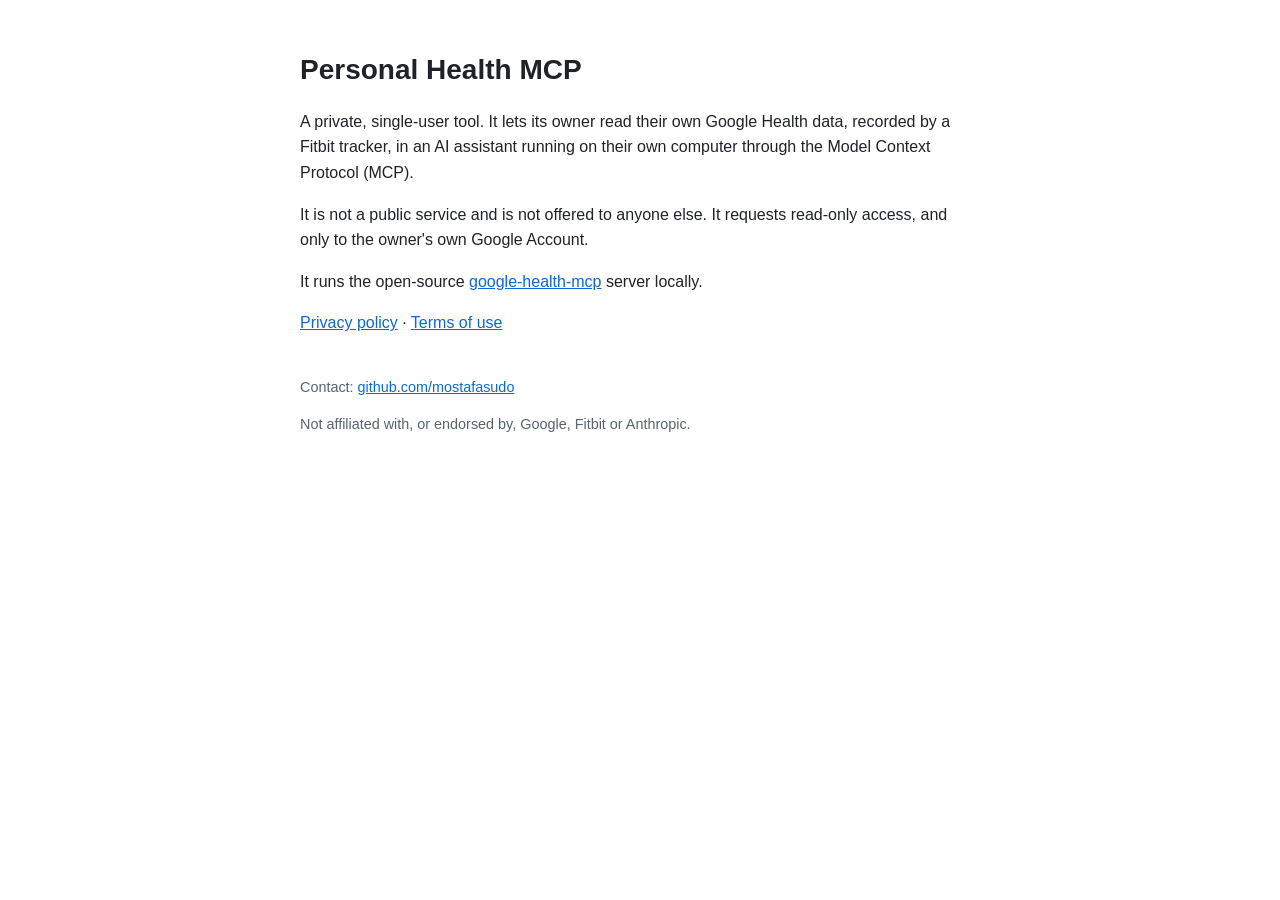
<file: index.html>
<!doctype html>
<html lang="en">
<head>
  <meta charset="utf-8">
  <meta name="viewport" content="width=device-width, initial-scale=1">
  <title>Personal Health MCP</title>
  <link rel="stylesheet" href="style.css">
</head>
<body>
  <main>
    <h1>Personal Health MCP</h1>
    <p>A private, single-user tool. It lets its owner read their own Google Health data, recorded by a Fitbit tracker, in an AI assistant running on their own computer through the Model Context Protocol (MCP).</p>
    <p>It is not a public service and is not offered to anyone else. It requests read-only access, and only to the owner's own Google Account.</p>
    <p>It runs the open-source <a href="https://github.com/davidmosiah/google-health-mcp">google-health-mcp</a> server locally.</p>
    <nav><a href="privacy.html">Privacy policy</a> · <a href="terms.html">Terms of use</a></nav>
    <footer>
      <p>Contact: <a href="https://github.com/mostafasudo">github.com/mostafasudo</a></p>
      <p>Not affiliated with, or endorsed by, Google, Fitbit or Anthropic.</p>
    </footer>
  </main>
</body>
</html>
</file>
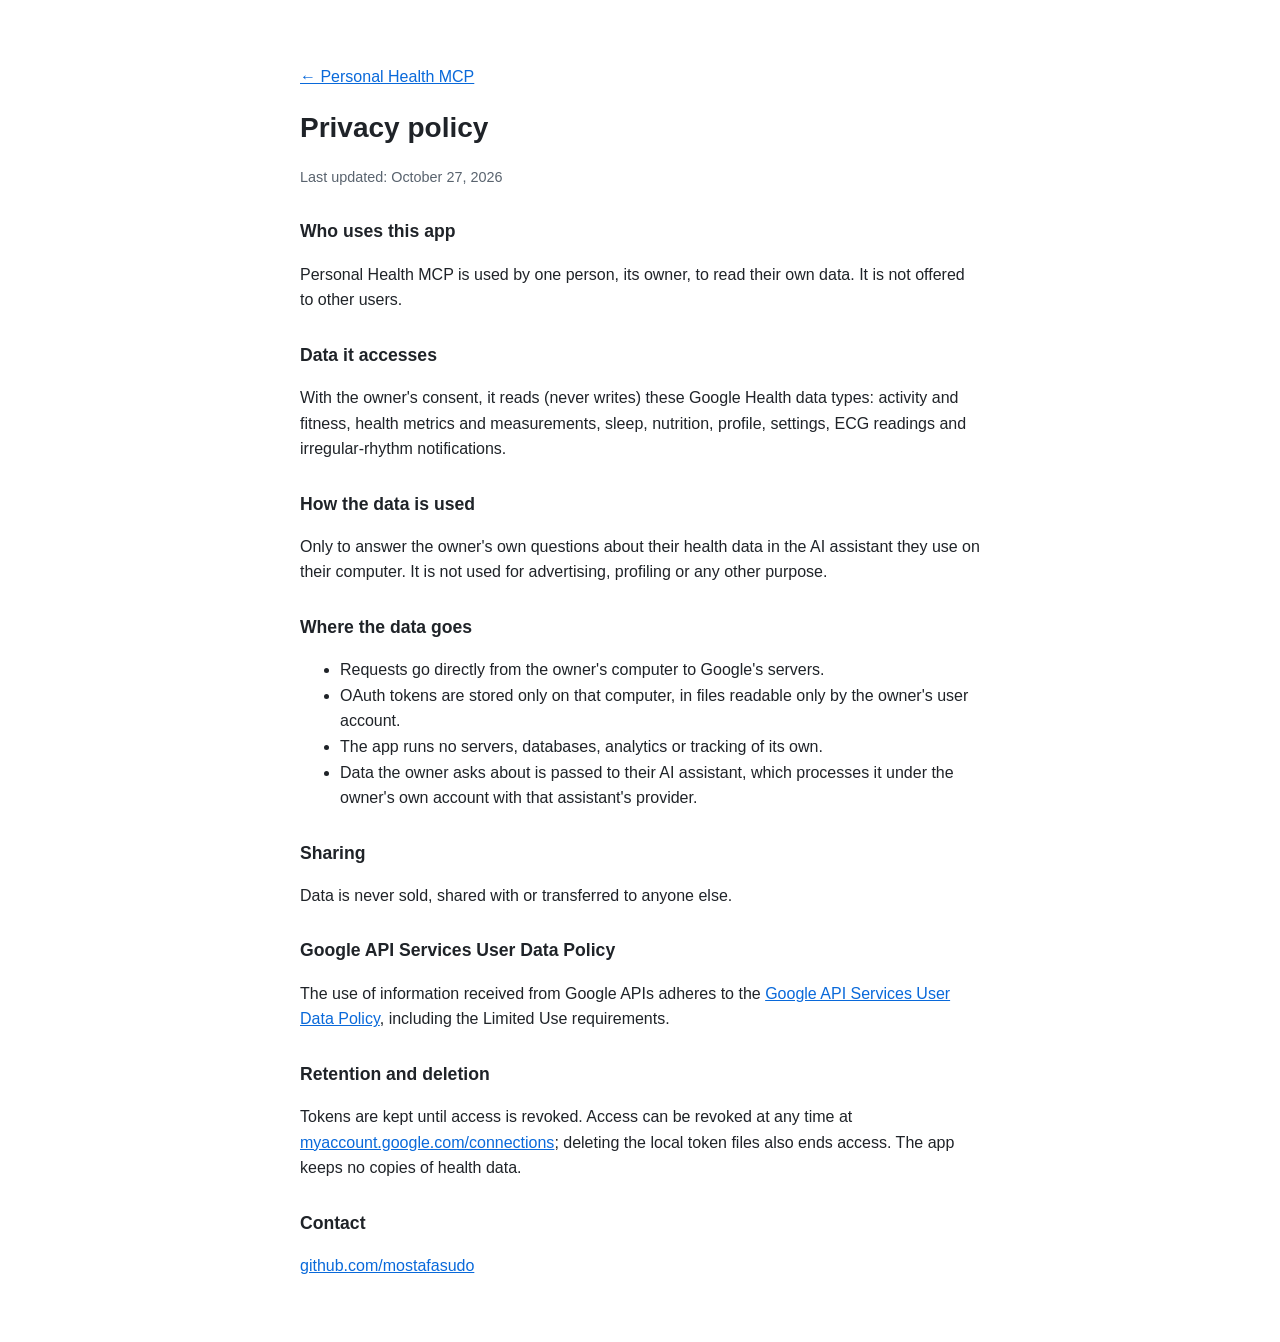
<file: privacy.html>
<!doctype html>
<html lang="en">
<head>
  <meta charset="utf-8">
  <meta name="viewport" content="width=device-width, initial-scale=1">
  <title>Privacy policy · Personal Health MCP</title>
  <link rel="stylesheet" href="style.css">
</head>
<body>
  <main>
    <p><a href="index.html">← Personal Health MCP</a></p>
    <h1>Privacy policy</h1>
    <p class="meta">Last updated: October 27, 2026</p>

    <h2>Who uses this app</h2>
    <p>Personal Health MCP is used by one person, its owner, to read their own data. It is not offered to other users.</p>

    <h2>Data it accesses</h2>
    <p>With the owner's consent, it reads (never writes) these Google Health data types: activity and fitness, health metrics and measurements, sleep, nutrition, profile, settings, ECG readings and irregular-rhythm notifications.</p>

    <h2>How the data is used</h2>
    <p>Only to answer the owner's own questions about their health data in the AI assistant they use on their computer. It is not used for advertising, profiling or any other purpose.</p>

    <h2>Where the data goes</h2>
    <ul>
      <li>Requests go directly from the owner's computer to Google's servers.</li>
      <li>OAuth tokens are stored only on that computer, in files readable only by the owner's user account.</li>
      <li>The app runs no servers, databases, analytics or tracking of its own.</li>
      <li>Data the owner asks about is passed to their AI assistant, which processes it under the owner's own account with that assistant's provider.</li>
    </ul>

    <h2>Sharing</h2>
    <p>Data is never sold, shared with or transferred to anyone else.</p>

    <h2>Google API Services User Data Policy</h2>
    <p>The use of information received from Google APIs adheres to the <a href="https://developers.google.com/terms/api-services-user-data-policy">Google API Services User Data Policy</a>, including the Limited Use requirements.</p>

    <h2>Retention and deletion</h2>
    <p>Tokens are kept until access is revoked. Access can be revoked at any time at <a href="https://myaccount.google.com/connections">myaccount.google.com/connections</a>; deleting the local token files also ends access. The app keeps no copies of health data.</p>

    <h2>Contact</h2>
    <p><a href="https://github.com/mostafasudo">github.com/mostafasudo</a></p>
  </main>
</body>
</html>
</file>
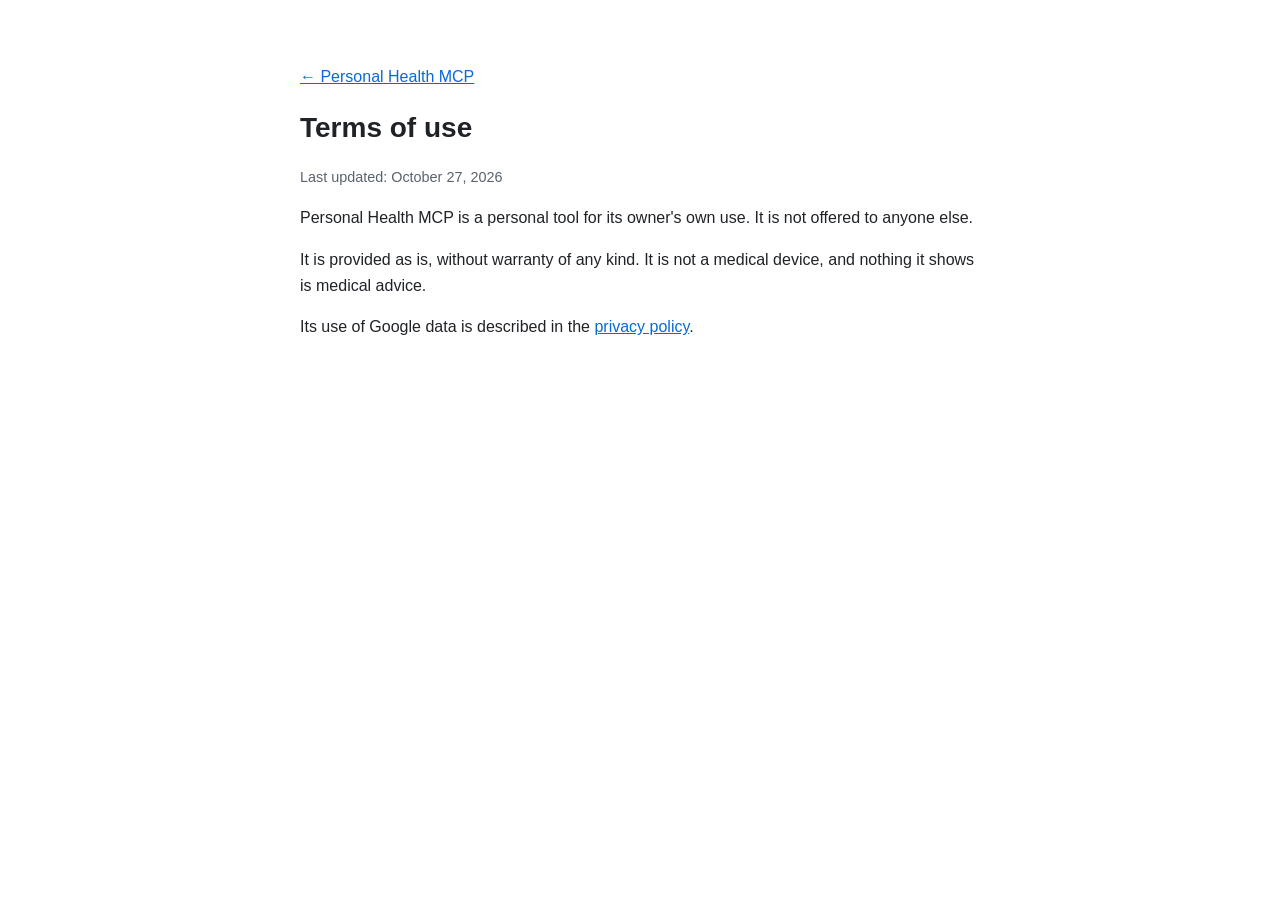
<file: terms.html>
<!doctype html>
<html lang="en">
<head>
  <meta charset="utf-8">
  <meta name="viewport" content="width=device-width, initial-scale=1">
  <title>Terms of use · Personal Health MCP</title>
  <link rel="stylesheet" href="style.css">
</head>
<body>
  <main>
    <p><a href="index.html">← Personal Health MCP</a></p>
    <h1>Terms of use</h1>
    <p class="meta">Last updated: October 27, 2026</p>
    <p>Personal Health MCP is a personal tool for its owner's own use. It is not offered to anyone else.</p>
    <p>It is provided as is, without warranty of any kind. It is not a medical device, and nothing it shows is medical advice.</p>
    <p>Its use of Google data is described in the <a href="privacy.html">privacy policy</a>.</p>
  </main>
</body>
</html>
</file>
<file: style.css>
:root {
  --bg: #ffffff;
  --text: #1f2328;
  --muted: #59636e;
  --link: #0969da;
}

@media (prefers-color-scheme: dark) {
  :root {
    --bg: #0d1117;
    --text: #e6edf3;
    --muted: #9198a1;
    --link: #4493f8;
  }
}

body {
  margin: 0;
  background: var(--bg);
  color: var(--text);
  font: 16px/1.6 -apple-system, BlinkMacSystemFont, "Segoe UI", Helvetica, Arial, sans-serif;
}

main {
  max-width: 680px;
  margin: 0 auto;
  padding: 48px 16px;
}

h1 { font-size: 1.75rem; margin: 0 0 16px; }
h2 { font-size: 1.1rem; margin: 28px 0 8px; }
a { color: var(--link); }
.meta, footer { color: var(--muted); font-size: 0.9rem; }
footer { margin-top: 40px; }
</file>
